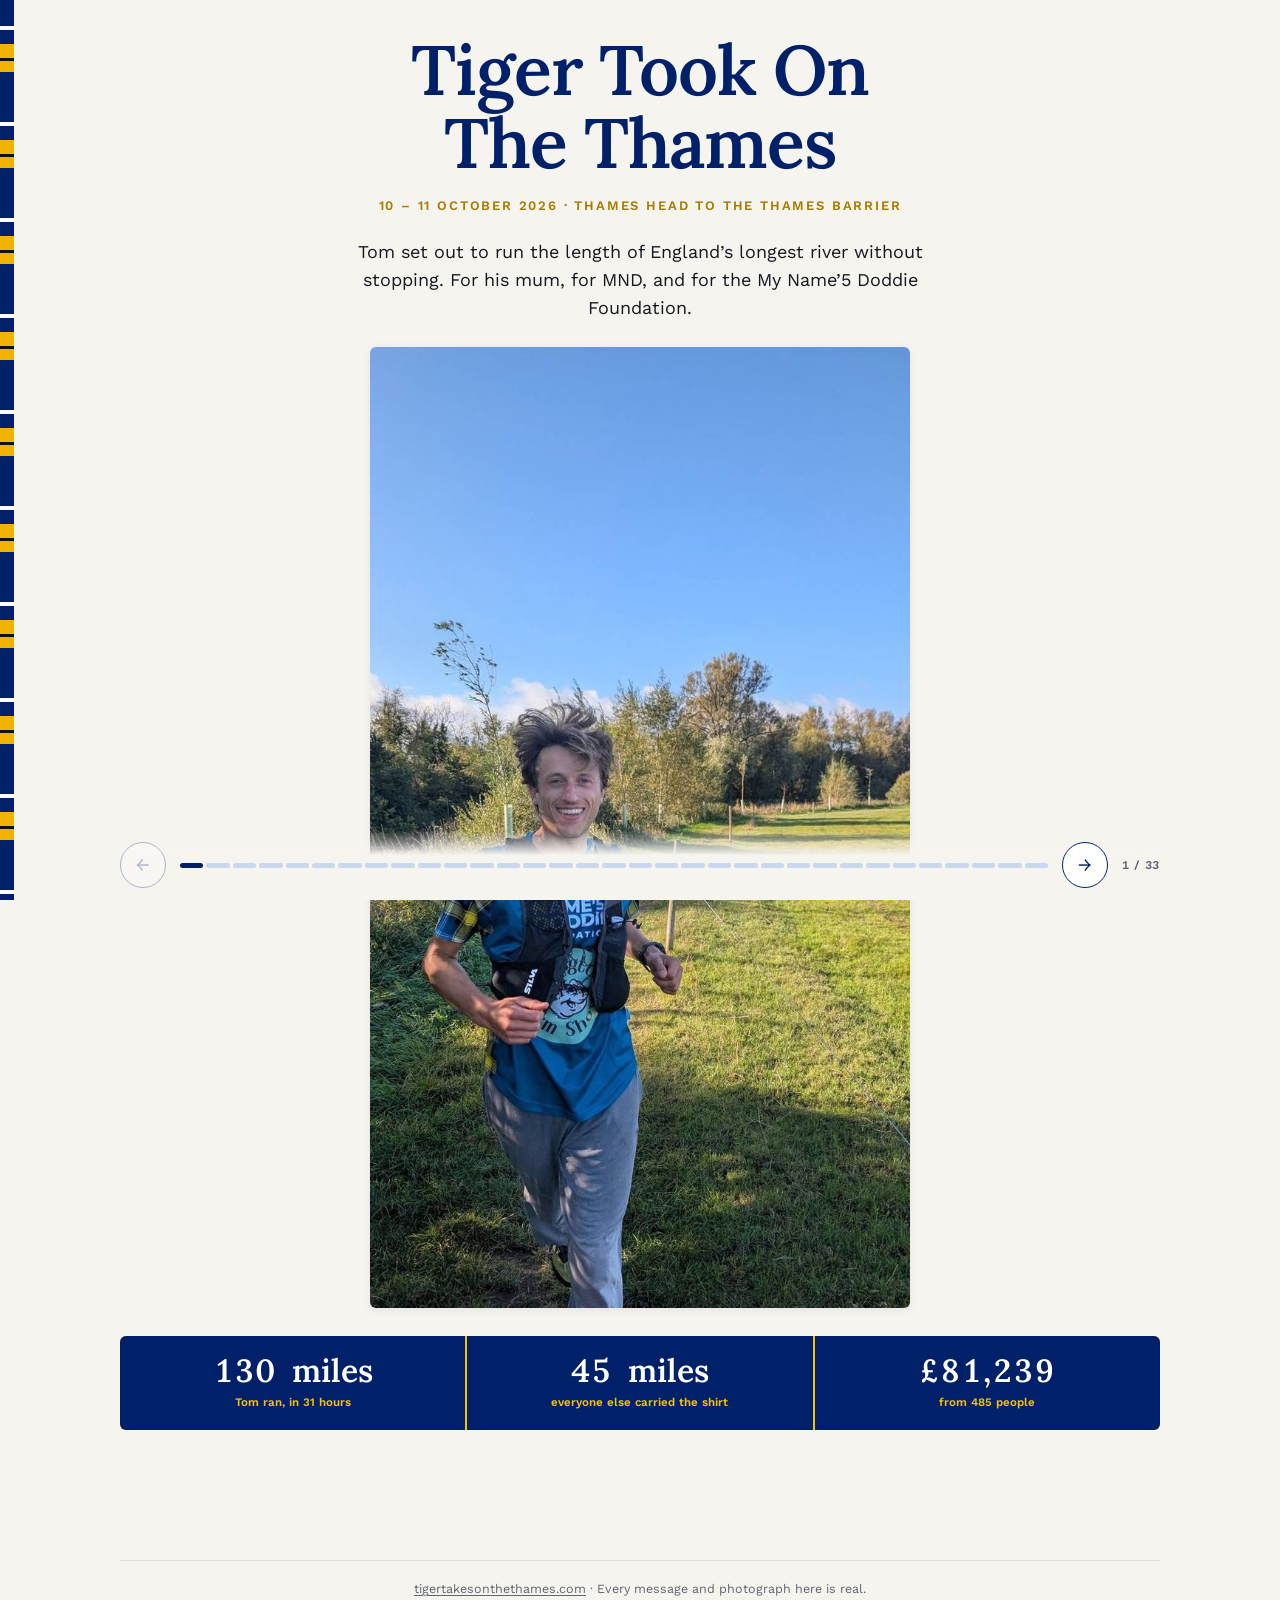
<file: book/index.html>
<!doctype html>
<html lang="en-GB">
<head>
<meta charset="utf-8">
<meta name="viewport" content="width=device-width, initial-scale=1, viewport-fit=cover">
<title>Tiger Took On The Thames</title>
<meta name="description" content="A picture book of the weekend of 10–11 October 2026: 130 miles, a knee, and the friends who carried the shirt the rest of the way.">
<!-- Still a surprise: keep out of search engines. Remove this line when the book goes public. -->
<meta name="robots" content="noindex, nofollow">
<meta name="theme-color" content="#f6f4ef">
<link rel="preconnect" href="https://fonts.googleapis.com">
<link rel="preconnect" href="https://fonts.gstatic.com" crossorigin>
<link rel="stylesheet" href="https://fonts.googleapis.com/css2?family=Lora:ital,wght@0,500;0,600;1,400;1,500&family=Work+Sans:wght@400;500;600;700&display=swap">
<style>
/* One spread at a time. A photograph holds the middle; the messages arrive
   around it from off the edges, so turning a page feels like being surrounded
   again. The book goes dark when the night does. */
:root {
  --paper: #f6f4ef; --card: #ffffff; --card-ink: #14181f; --card-muted: #5f6673;
  --ink: #14181f; --muted: #5f6673; --line: #e3ded4;
  --navy: #002169; --blue: #0055b8; --blue-soft: #c9d8ee; --blue-faint: #edf2f9;
  --yellow: #f5c400; --yellow-text: #a87c00; --late: #b3410f;
  --shadow: 0 2px 10px rgba(0, 33, 105, 0.08);
  --serif: 'Lora', Georgia, 'Times New Roman', serif;
  --sans: 'Work Sans', system-ui, -apple-system, 'Segoe UI', sans-serif;
  --radius: 6px;
  --tartan: repeating-linear-gradient(90deg,
    #002169 0 26px, #ffffff 26px 30px, #002169 30px 44px,
    #f0b400 44px 58px, #111 58px 61px, #f0b400 61px 72px, #002169 72px 96px);
  --tartan-v: repeating-linear-gradient(180deg,
    #002169 0 26px, #ffffff 26px 30px, #002169 30px 44px,
    #f0b400 44px 58px, #111 58px 61px, #f0b400 61px 72px, #002169 72px 96px);
}
/* Night: the three pages after dark. Paper cards on a navy page. */
html[data-mood="night"] {
  --paper: #0c1b3f; --ink: #f6f4ef; --muted: #b7c0d6; --line: #26365f;
  --navy: #ffffff; --blue-soft: #2d4275; --yellow-text: #f5c400; --late: #ffb37a;
  --shadow: 0 6px 22px rgba(0, 0, 0, 0.45);
}
html[data-mood="night"] .msg.tom { background: #e3e9f5; }

* { box-sizing: border-box; }
html, body { overflow-x: clip; }
body {
  margin: 0; background: var(--paper); color: var(--ink);
  font-family: var(--sans); font-size: 16px; line-height: 1.55;
  -webkit-font-smoothing: antialiased;
  transition: background-color 700ms ease, color 700ms ease;
}
h1, h2 {
  font-family: var(--serif); font-weight: 600; color: var(--navy);
  line-height: 1.1; letter-spacing: -0.012em; text-wrap: balance; margin: 0;
}
p { margin: 0; }
a { color: var(--blue); }

/* The tartan: a spine down the left on wide screens, a band across the top on phones. */
.tartan { height: 6px; background: var(--tartan); }
@media (min-width: 900px) {
  .tartan { position: fixed; left: 0; top: 0; bottom: 0; width: 14px; height: auto; background: var(--tartan-v); z-index: 6; }
  .book { padding-left: 38px; }
}

.book { max-width: 1080px; margin: 0 auto; padding-inline: 20px; padding-block: 0 20px; }
@media (max-width: 600px) { .book { padding-inline: 16px; } }

/* ── The river: where we are on the 184 miles ─────────────────────── */
.river { position: relative; height: 48px; margin-top: 22px; }
.river .track { position: absolute; left: 0; right: 0; top: 14px; height: 2px; background: var(--line); }
.river .tick { position: absolute; top: 11px; width: 1px; height: 8px; background: var(--line); }
.river .dot {
  position: absolute; top: 9px; width: 12px; height: 12px; margin-left: -6px; border-radius: 50%;
  background: var(--navy); border: 2px solid var(--paper); box-shadow: 0 0 0 1.5px var(--navy);
}
.river .dot.shirt { background: var(--yellow); box-shadow: 0 0 0 1.5px var(--yellow-text); }
.river .stopped { position: absolute; top: 9px; width: 12px; height: 12px; margin-left: -6px; border-radius: 50%; border: 1.5px solid var(--late); }
.river .lbl {
  position: absolute; top: 24px; transform: translateX(-50%); white-space: nowrap;
  font-size: 10.5px; font-weight: 700; letter-spacing: 0.1em; text-transform: uppercase; color: var(--muted);
  font-variant-numeric: tabular-nums;
}
.river .lbl.l { transform: none; } .river .lbl.r { transform: translateX(-100%); }
.river .end { position: absolute; top: 24px; font-size: 10px; letter-spacing: 0.1em; text-transform: uppercase; color: var(--muted); opacity: .7; }

/* ── One spread ─────────────────────────────────────────────────── */
.spread { padding-block: 10px 10px; }
.chapter {
  font-size: 11px; font-weight: 700; letter-spacing: 0.16em;
  text-transform: uppercase; color: var(--yellow-text);
}
.spread h2 { margin-top: 8px; font-size: clamp(27px, 5.2vw, 46px); }
.meta {
  margin-top: 10px; display: flex; flex-wrap: wrap; gap: 4px 16px;
  font-size: 13px; font-weight: 600; letter-spacing: 0.05em;
  text-transform: uppercase; color: var(--muted); font-variant-numeric: tabular-nums;
}
.meta .behind { color: var(--late); }
.spread .blurb { margin-top: 14px; max-width: 62ch; color: var(--muted); font-size: 16.5px; }

.stage {
  display: grid; grid-template-columns: 1fr minmax(0, 1.2fr) 1fr;
  align-items: center; gap: 18px; margin-top: 24px;
}
.stage.nopic { grid-template-columns: 1fr 1fr; }
figure.plate { margin: 0; }
.plate img {
  display: block; width: 100%; height: auto; max-width: 100%;
  border-radius: var(--radius); box-shadow: var(--shadow); background: var(--blue-soft);
}
.plate figcaption { margin-top: 8px; font-size: 12px; color: var(--muted); text-align: center; }
.side { display: flex; flex-direction: column; gap: 14px; min-width: 0; }

/* ── A message ──────────────────────────────────────────────────── */
.msg {
  position: relative; background: var(--card); color: var(--card-ink);
  border: 1px solid var(--line); border-left: 3px solid var(--yellow);
  border-radius: var(--radius); padding: 14px 16px; box-shadow: var(--shadow); min-width: 0;
  transform: rotate(var(--r, 0deg));
  animation: rush 640ms cubic-bezier(.17,.84,.34,1) both; animation-delay: var(--d, 0ms);
}
@keyframes rush {
  from { opacity: 0; transform: translate(var(--dx,0px), var(--dy,14px)) rotate(calc(var(--r,0deg) * 2.4)) scale(.94); }
  to   { opacity: 1; transform: translate(0,0) rotate(var(--r,0deg)) scale(1); }
}
.msg q { display: block; font-family: var(--serif); font-size: 16px; line-height: 1.45; quotes: "\201C" "\201D"; }
.msg.short q { font-size: 19px; }
.msg .by { display: flex; flex-wrap: wrap; align-items: baseline; gap: 3px 9px; margin-top: 9px; font-size: 12px; color: var(--card-muted); }
.msg .by b { color: var(--card-ink); font-weight: 600; }
.msg .by .t {
  font-variant-numeric: tabular-nums; font-weight: 600; letter-spacing: 0.04em;
  padding: 1px 6px; border-radius: 3px; background: var(--paper); color: var(--card-muted); font-size: 11px;
}
html[data-mood="night"] .msg .by .t { background: #e8e5dd; }
.msg.tom { border-left-color: var(--navy); background: var(--blue-faint); }
html[data-mood="night"] .msg.tom { border-left-color: #002169; }
.msg.tom q { font-size: 18px; }
.msg.crew { border-left-color: var(--blue); }
.msg.lead { max-width: 62ch; margin-top: 18px; }

/* A reply sits tucked under the card it answers, joined by a short line. */
.thread { display: flex; flex-direction: column; gap: 0; min-width: 0; }
.thread .msg + .msg { margin-left: 22px; margin-top: -4px; }
.thread .msg + .msg::before {
  content: ""; position: absolute; left: -17px; top: -14px; width: 13px; height: 30px;
  border-left: 2px solid var(--yellow-text); border-bottom: 2px solid var(--yellow-text);
  border-bottom-left-radius: 8px;
}
.thread .msg + .msg.crew::before, .thread .msg + .msg.tom::before { border-color: var(--blue); }

/* ── Cover ──────────────────────────────────────────────────────── */
.cover { text-align: center; padding-block: 34px 16px; }
.cover h1 { font-size: clamp(36px, 7.6vw, 70px); line-height: 1.04; letter-spacing: -0.015em; }
.cover .dates { margin-top: 16px; font-size: 13px; font-weight: 600; letter-spacing: 0.14em; text-transform: uppercase; color: var(--yellow-text); }
.cover .lede { margin-top: 22px; margin-inline: auto; max-width: 56ch; font-size: 18px; }
.cover .plate { margin-top: 26px; max-width: 540px; margin-inline: auto; }
.numbers { display: grid; grid-template-columns: repeat(3, 1fr); gap: 2px; margin-top: 28px; background: var(--yellow); border-radius: var(--radius); overflow: hidden; }
.numbers div { background: #002169; padding: 18px 12px; }
.numbers b { display: block; font-family: var(--serif); font-size: clamp(21px, 4vw, 32px); font-weight: 600; color: #fff; line-height: 1.05; font-variant-numeric: tabular-nums; }
.numbers span { display: block; margin-top: 7px; font-size: 11.5px; font-weight: 600; color: var(--yellow); }
@media (max-width: 460px) { .numbers { grid-template-columns: 1fr; } }

/* ── Lists: the crew chain, the relay, who ran each stretch ─────── */
.relay { margin-top: 22px; border-top: 1px solid var(--line); }
.leg { display: flex; align-items: baseline; justify-content: space-between; gap: 14px; padding: 10px 0; border-bottom: 1px solid var(--line); font-size: 15px; }
.leg .where { font-family: var(--serif); font-weight: 600; color: var(--navy); }
.leg .who { color: var(--ink); text-align: right; }
.legs { margin-top: 22px; border-top: 1px solid var(--line); }
.legs .leg { display: grid; grid-template-columns: minmax(0, 1.1fr) auto minmax(0, 1.6fr); gap: 6px 16px; align-items: baseline; }
.legs .mi { font-size: 12px; font-weight: 600; letter-spacing: 0.06em; color: var(--muted); font-variant-numeric: tabular-nums; white-space: nowrap; }
.legs .who { text-align: left; }
.legs .who i { font-style: normal; color: var(--muted); }
.legs .leg.relay-leg .where { color: var(--yellow-text); }
.legs .tbc { font-size: 10px; font-weight: 700; letter-spacing: .1em; color: var(--late); vertical-align: 2px; margin-left: 4px; }
@media (max-width: 600px) { .legs .leg { grid-template-columns: 1fr auto; } .legs .who { grid-column: 1 / -1; } }
.legnote { margin-top: 14px; font-size: 12.5px; color: var(--muted); max-width: 70ch; }

/* ── Gallery: the relay runners ──────────────────────────────── */
.tiles { display: grid; grid-template-columns: repeat(3, 1fr); gap: 14px; margin-top: 22px; }
.tile { margin: 0; background: var(--card); color: var(--card-ink); border: 1px solid var(--line); border-radius: var(--radius); overflow: hidden; box-shadow: var(--shadow);
  animation: rush 640ms cubic-bezier(.17,.84,.34,1) both; animation-delay: var(--d, 0ms); transform: rotate(var(--r, 0deg)); }
.tile img { display: block; width: 100%; height: auto; aspect-ratio: 4 / 5; object-fit: cover; background: var(--blue-soft); }
.tile figcaption { padding: 9px 11px 11px; font-size: 12px; line-height: 1.4; color: var(--card-muted); }
.tile figcaption q { display: block; font-family: var(--serif); font-size: 14.5px; color: var(--card-ink); margin-bottom: 4px; quotes: "\201C" "\201D"; }
.tile figcaption b { color: var(--card-ink); font-weight: 600; }
.tile figcaption .t { font-variant-numeric: tabular-nums; font-weight: 600; letter-spacing: .04em; padding: 1px 6px; border-radius: 3px; background: var(--paper); font-size: 11px; margin-left: 4px; }
html[data-mood="night"] .tile figcaption .t { background: #e8e5dd; }
.tile figcaption .n { display: block; margin-top: 3px; color: var(--yellow-text); font-weight: 600; font-size: 11px; letter-spacing: .04em; }
@media (max-width: 700px) { .tiles { grid-template-columns: repeat(2, 1fr); gap: 10px; } }

/* ── Closing ────────────────────────────────────────────────────── */
.finale { text-align: center; padding-block: 24px 10px; }
.finale .total { font-family: var(--serif); font-size: clamp(44px, 10vw, 86px); font-weight: 600; color: var(--navy); line-height: 1; font-variant-numeric: tabular-nums; }
.finale .of { margin-top: 10px; font-size: 14px; color: var(--muted); }
.finale p.body { margin-top: 18px; margin-inline: auto; max-width: 52ch; }
.again { font: inherit; font-size: 14px; font-weight: 600; margin-top: 24px; padding: 13px 22px; min-height: 44px; border-radius: 40px; border: 1.5px solid var(--navy); background: transparent; color: var(--navy); cursor: pointer; }
.again:hover { background: var(--navy); color: var(--paper); }

/* ── Guest book ─────────────────────────────────────────────────── */
.guests { columns: 2; column-gap: 16px; margin-top: 22px; }
.guests .msg { break-inside: avoid; margin-bottom: 16px; display: inline-block; width: 100%; }
.msg.guest q { white-space: pre-line; font-size: 16.5px; }
.msg.guest .by { margin-top: 10px; font-size: 13px; }
.msg.guest .did { margin-top: 6px; font-size: 12.5px; line-height: 1.45; color: var(--card-muted); }
.msg.guest .did .k { display: inline-block; min-width: 46px; font-size: 10px; font-weight: 700; letter-spacing: 0.12em; text-transform: uppercase; color: var(--yellow-text); }
h2.quiet { font-size: clamp(22px, 4vw, 32px); color: var(--muted); font-weight: 500; }
@media (max-width: 700px) { .guests { columns: 1; } }

/* ── Index ──────────────────────────────────────────────────────── */
.index-grid { columns: 2; column-gap: 14px; margin-top: 20px; }
.index-grid .msg { break-inside: avoid; margin-bottom: 14px; animation-delay: 0ms; }
@media (max-width: 620px) { .index-grid { columns: 1; } }

/* ── Turning the page ───────────────────────────────────────────────
   The leaving page is a sheet with two faces: the front is the page you were
   reading, the back is blank paper. It lifts at its right edge, turns over
   the spine, and the page beneath takes a sweep of shadow as it goes. */
#stage { position: relative; perspective: 1900px; perspective-origin: 0% 38%; }
.leaf { background: var(--paper); transition: background-color 700ms ease; }
.leaf.flying {
  position: absolute; left: 0; top: 0; width: 100%; z-index: 3;
  transform-style: preserve-3d; will-change: transform, opacity; pointer-events: none;
  box-shadow: -8px 0 24px rgba(0,0,0,.18);
}
/* the back of the sheet */
.leaf.flying::before {
  content: ""; position: absolute; inset: 0; z-index: 4; border-radius: 4px;
  background: var(--paper);
  background-image: linear-gradient(90deg, rgba(0,0,0,.16), rgba(0,0,0,0) 22%), var(--tartan);
  background-size: 100% 100%, 100% 6px; background-repeat: no-repeat;
  transform: rotateY(180deg); backface-visibility: hidden; -webkit-backface-visibility: hidden;
}
/* the fold shadow that runs across the front as it lifts */
.leaf.flying::after {
  content: ""; position: absolute; inset: 0; z-index: 5; border-radius: 4px; pointer-events: none;
  background: linear-gradient(90deg, rgba(0,0,0,.34), rgba(0,0,0,.06) 35%, rgba(0,0,0,0) 60%);
  animation: shade var(--flip, 760ms) ease-in-out both; backface-visibility: hidden; -webkit-backface-visibility: hidden;
}
.leaf.out { transform-origin: left center; animation: turnout var(--flip, 760ms) cubic-bezier(.42,.0,.3,1) both; }
.leaf.in  { transform-origin: left center; animation: turnin  var(--flip, 760ms) cubic-bezier(.42,.0,.3,1) both; }
@keyframes turnout {
  0%   { transform: rotateY(0deg); opacity: 1; }
  45%  { transform: rotateY(-88deg) translateZ(28px); opacity: 1; }
  80%  { opacity: 1; }
  100% { transform: rotateY(-178deg); opacity: 0; }
}
@keyframes turnin {
  0%   { transform: rotateY(-178deg); opacity: 0; }
  20%  { opacity: 1; }
  55%  { transform: rotateY(-88deg) translateZ(28px); opacity: 1; }
  100% { transform: rotateY(0deg); opacity: 1; }
}
@keyframes shade { from { opacity: 0; } 45% { opacity: 1; } to { opacity: 0; } }
/* the page beneath: a shadow sweeps off it as the sheet clears */
.leaf.under { position: relative; }
.leaf.under::after {
  content: ""; position: absolute; inset: -4px 0; z-index: 2; pointer-events: none;
  background: linear-gradient(90deg, rgba(0,0,0,.30), rgba(0,0,0,.12) 45%, rgba(0,0,0,0) 100%);
  transform-origin: left center; animation: sweep var(--flip, 760ms) cubic-bezier(.42,.0,.3,1) both;
}
@keyframes sweep { from { transform: scaleX(1); opacity: 1; } 60% { opacity: .7; } to { transform: scaleX(0); opacity: 0; } }
.leaf.under .msg { animation-delay: calc(var(--d, 0ms) + 380ms); }

/* ── Navigation ─────────────────────────────────────────────────── */
.nav {
  position: sticky; bottom: 0; z-index: 5; margin-top: 18px;
  padding-top: 12px; padding-bottom: calc(12px + env(safe-area-inset-bottom, 0px));
  background: linear-gradient(to bottom, transparent, var(--paper) 36%);
  display: flex; align-items: center; gap: 14px;
}
.turn { font: inherit; flex: none; width: 46px; height: 46px; border-radius: 50%; border: 1.5px solid var(--navy); background: var(--card); color: var(--navy); font-size: 18px; cursor: pointer; display: flex; align-items: center; justify-content: center; }
html[data-mood="night"] .turn { color: #002169; }
.turn:hover:not(:disabled) { background: var(--navy); color: var(--paper); }
.turn:disabled { opacity: .3; cursor: default; }
.turn:focus-visible, .again:focus-visible, .rail button:focus-visible { outline: 3px solid var(--yellow); outline-offset: 2px; }
.rail { flex: 1; min-width: 0; display: flex; align-items: center; gap: 3px; }
.rail button { flex: 1; min-width: 0; height: 44px; padding: 0; border: 0; background: none; cursor: pointer; display: flex; align-items: center; }
.rail button::before { content: ""; display: block; width: 100%; height: 5px; border-radius: 3px; background: var(--blue-soft); }
.rail button[data-on="1"]::before { background: var(--navy); }
.pageno { flex: none; font-size: 12px; font-weight: 600; color: var(--muted); font-variant-numeric: tabular-nums; letter-spacing: 0.06em; }

@media (max-width: 860px) {
  .stage, .stage.nopic { grid-template-columns: 1fr; gap: 14px; }
  .side { gap: 12px; }
  .plate { order: -1; }
}
@media (prefers-reduced-motion: reduce) {
  .msg { animation: none; transform: rotate(var(--r, 0deg)); }
  .leaf.out, .leaf.in, .leaf.under::after, .leaf.flying::after { animation: none; }
}

/* Added for the live site: a quiet way back to tigertakesonthethames.com.
   Delete this block and the <p class="colophon"> below to remove it. */
.colophon {
  margin-top: 26px; padding-top: 18px; border-top: 1px solid var(--line);
  font-size: 12.5px; color: var(--muted); text-align: center;
}
.colophon a { color: var(--muted); text-decoration: underline; text-underline-offset: 2px; }
.colophon a:hover { color: var(--blue); }
</style>
</head>
<body>

<div class="tartan" aria-hidden="true"></div>

<div class="book">
  <main id="stage" aria-live="polite"></main>
  <nav class="nav" aria-label="Pages">
    <button class="turn" id="prev" type="button" aria-label="Previous page">←</button>
    <div class="rail" id="rail"></div>
    <button class="turn" id="next" type="button" aria-label="Next page">→</button>
    <span class="pageno" id="pageno"></span>
  </nav>

  <p class="colophon"><a href="/">tigertakesonthethames.com</a><span aria-hidden="true"> · </span>Every message and photograph here is real.</p>
</div>

<script>
var PICS = {"asleep": {"src": "/asleep.jpg", "w": 1300, "h": 975}, "beacon22": {"src": "/beacon22.jpg", "w": 506, "h": 1100}, "bench": {"src": "/bench.jpg", "w": 619, "h": 1100}, "carried": {"src": "/carried.jpg", "w": 464, "h": 832}, "crew": {"src": "/crew.jpg", "w": 750, "h": 1000}, "cuttysark": {"src": "/cuttysark.jpg", "w": 975, "h": 1300}, "dawn": {"src": "/dawn.jpg", "w": 731, "h": 1300}, "dusk": {"src": "/dusk.jpg", "w": 732, "h": 1300}, "duvet": {"src": "/duvet.jpg", "w": 562, "h": 1000}, "field": {"src": "/field.jpg", "w": 731, "h": 1300}, "filming": {"src": "/filming.jpg", "w": 1200, "h": 900}, "flyer": {"src": "/flyer.jpg", "w": 731, "h": 1300}, "g_cyclists": {"src": "/g_cyclists.jpg", "w": 832, "h": 464}, "g_hugo": {"src": "/g_hugo.jpg", "w": 750, "h": 1000}, "g_lara": {"src": "/g_lara.jpg", "w": 576, "h": 1024}, "g_laralucy": {"src": "/g_laralucy.jpg", "w": 832, "h": 464}, "g_oliver": {"src": "/g_oliver.jpg", "w": 750, "h": 1000}, "g_strong": {"src": "/g_strong.jpg", "w": 576, "h": 1024}, "g_toby": {"src": "/g_toby.jpg", "w": 732, "h": 1300}, "g_toobs": {"src": "/g_toobs.jpg", "w": 576, "h": 1024}, "kit": {"src": "/kit.jpg", "w": 731, "h": 1300}, "lucky": {"src": "/lucky.jpg", "w": 732, "h": 1300}, "mum": {"src": "/mum.jpg", "w": 732, "h": 1300}, "phone": {"src": "/phone.jpg", "w": 675, "h": 900}, "poles": {"src": "/poles.jpg", "w": 1000, "h": 750}, "portmeadow": {"src": "/portmeadow.jpg", "w": 900, "h": 1200}, "sign": {"src": "/sign.jpg", "w": 825, "h": 1100}, "strava": {"src": "/strava.jpg", "w": 600, "h": 1300}, "stretch": {"src": "/stretch.jpg", "w": 975, "h": 1300}, "tomnight": {"src": "/tomnight.jpg", "w": 825, "h": 1100}, "torches": {"src": "/torches.jpg", "w": 731, "h": 1300}, "westminster": {"src": "/westminster.jpg", "w": 1300, "h": 975}, "windsor": {"src": "/windsor.jpg", "w": 1300, "h": 975}};
/* Every message is real. Two WhatsApp exports sit behind this book: the core
   support team (crew:true, blue edge) and everyone else (yellow edge). Tom's
   own words carry tom:true. `at` pins a message to a stretch of the story;
   `re` marks a reply, which travels with the card it answers. */
var MESSAGES = [{"t":"You have all given me some indication you are willing to run or help during the big run on 10th/11th October although you might not realise quite what you are in for.","who":"Tom Spearman","role":"","at":"plan","tom":true,"crew":true,"id":"m1","when":"15 September 01:03"},{"t":"Quick introductions. We have family — sister Molly, uncle Rupert, cousin Theo and cousin snr Mat. Rosie who is multi talented runner and experienced support crew. Oxford friends all reputable athletes Tommy, Matt and Tancred. Andy is a real runner who knows the Thames Path well. The OMM squad of Benj, Tom B and Toby. And Jamie who says he is my friend from PNG but really he is from Chalfont St Giles.","who":"Tom Spearman","role":"","at":"plan","tom":true,"crew":true,"id":"m2","when":"15 September 01:04"},{"t":"For me, I’ll drive to the start with Molly, keep running for the next day and a half, meet everyone seamlessly at the scheduled time and place, and hopefully jog into Woolwich before Sunday sunset.","who":"Tom Spearman","role":"","at":"plan","tom":true,"crew":true,"big":true,"id":"m3","when":"15 September 01:05"},{"t":"I should also say, things will probably follow closely to the plan until Reading. After then, there will be a lot more uncertainty.","who":"Tom Spearman","role":"","at":"plan","tom":true,"crew":true,"id":"m4","when":"15 September 01:12"},{"t":"Pace will be around 6:20min/km, walking for 2 minutes every 30. This will probably drop to around 7min/km by Reading, and slow down further in London. Aim not to stop, even at checkpoints. 80g of carbohydrate every hour, which equates to 1 big gel, 2 sandwich, and 2 rice ball between checkpoints. Rinse repeat continue.","who":"Tom Spearman","role":"","at":"plan","tom":true,"crew":true,"id":"m5","when":"2 October 15:29"},{"t":"Hell to the yeahhhhhhhhh","who":"Tommy Lees","role":"","at":"plan","crew":true,"id":"m6","when":"15 September"},{"t":"When does the HypeTok drop?","who":"Toby","role":"","at":"plan","crew":true,"id":"m7","when":"15 September"},{"t":"i cant pump out content everyday like you. its phenomenal","who":"Tom Spearman","role":"","at":"plan","tom":true,"crew":true,"id":"m8","when":"15 September 09:35","re":"m7"},{"t":"24/7 live stream?","who":"Matt C","role":"","at":"plan","crew":true,"id":"m9","when":"15 September"},{"t":"Just watch me running all the time? I could probably fix something :)","who":"Tom Spearman","role":"","at":"plan","tom":true,"crew":true,"id":"m10","when":"15 September 11:41","re":"m9"},{"t":"Looking forward to doing what I can.","who":"Mat Clarke","role":"Tom’s cousin","at":"plan","crew":true,"id":"m11","when":"15 September"},{"t":"I was going to comment saying Saturday, went back through everything to check I was right and hadn’t got something very wrong 😹🙏","who":"Rosie Lees","role":"","at":"plan","crew":true,"id":"m12","when":"2 October 16:48"},{"t":"I have charged the car.","who":"Mat Clarke","role":"","at":"eve","crew":true,"big":true,"id":"m13","when":"Fri 13:28"},{"t":"I’ve inflated the tyres. Looking for the bike lights just in case….","who":"Rupert King","role":"Tom’s uncle","at":"eve","crew":true,"id":"m14","when":"Fri 13:34"},{"t":"I’ve definitely got some butterflies in my stomach!","who":"Tom Spearman","role":"","at":"eve","tom":true,"crew":true,"big":true,"id":"m15","when":"Fri 13:28"},{"t":"We’ve also got a load of flyers. Hopefuly use them to subdue a few tourists in London. If anyone else looks curious feel free to give them one. Might get lucky!","who":"Tom Spearman","role":"","at":"eve","tom":true,"crew":true,"id":"m16","when":"Fri 13:42"},{"t":"And most importantly.. a very generous supporter has offered to match all donations made over the weekend (or until I finish..)! Need lots of hype to get a bit more money rolling in.","who":"Tom Spearman","role":"","at":"eve","tom":true,"crew":true,"id":"m17","when":"Fri 13:46"},{"t":"Going hard on the beers already","who":"Jamie Gordon","role":"— a Lucky Saint 0.5%","at":"eve","crew":true,"big":true,"id":"m18","when":"Fri 13:42"},{"t":"This is what I’m hoping to carry between checkpoints. Fist sized lump of rice, gel, sandwich, 1 water 1 electrolyte.","who":"Tom Spearman","role":"","at":"eve","tom":true,"crew":true,"id":"m19","when":"Fri 20:10"},{"t":"All stations go here. Last minute for prep all under Theo’s watchful eye","who":"Tom Spearman","role":"","at":"eve","tom":true,"crew":true,"id":"m20","when":"Fri 20:11"},{"t":"Thank you and sleep well this evening","who":"Mat Clarke","role":"","at":"eve","crew":true,"big":true,"id":"m21","when":"Fri 20:15"},{"t":"Hell yeah lfgooooo","who":"Tommy Lees","role":"","at":"eve","crew":true,"id":"m22","when":"Fri 21:25"},{"t":"Hi all, good morning! I’m Shiori and I’m supporting social media posting from Japan during the midnight time in the UK today. Lots of support and love from Japan 🇯🇵","who":"Shiori","role":"","at":"sat","crew":true,"id":"m23","when":"Sat 04:54"},{"t":"Beautiful morning! Hope it’s not too muddy.","who":"Mat Clarke","role":"","at":"sat","crew":true,"big":true,"id":"m24","when":"Sat 07:02"},{"t":"What a morning!!! Come on tomcat 🎉🎉","who":"Tommy Lees","role":"","at":"sat","crew":true,"id":"m25","when":"Sat 07:06"},{"t":"Are timings on the website accurate? I realise they fluctuate a bit with his pace. Hoping to intercept somewhere between Abingdon and Goring.","who":"Sam","role":"","at":"sat","id":"m26","when":"Sat 11:57"},{"t":"I think website is pretty accurate right now. He’s approaching Newbridge, hopefully around 12:30pm (maybe quicker!)","who":"Rosie Lees","role":"","at":"sat","id":"m27","when":"Sat 12:00","re":"m26"},{"t":"Just coming into Newbridge now 🙆‍♀️","who":"Rosie Lees","role":"","at":"sat","id":"m28","when":"Sat 12:24"},{"t":"Strava is definitely the most accurate!","who":"Tommy Lees","role":"","at":"sat","id":"m29","when":"Sat 12:51","re":"m27"},{"t":"Website seems to have stopped updating in Oxford but strava beacon is working. Still going strong beyond Abingdon.","who":"Sam Garforth","role":"","at":"night","id":"m30","when":"Sat 17:45"},{"t":"Can someone please call me? I’m stuck at the Riverside restaurant at the second checkpoint","who":"Theo Spearman","role":"Tom’s cousin","at":"cp","crew":true,"big":true,"id":"m31","when":"Sat 09:46"},{"t":"All is good with Theo. Go Tiger!","who":"Mat Clarke","role":"","at":"cp","crew":true,"big":true,"id":"m32","when":"Sat 09:54","re":"m31"},{"t":"We’re just parked in the Maytree pub car park preparing sandwiches 😋!","who":"Rosie Lees","role":"","at":"cp","crew":true,"id":"m33","when":"Sat 11:50"},{"t":"At the checkpoint the next runner needs the bag of items. 1. 2 filled water bottles with electrolytes in. 2. Rice ball. 3. 90g carb gel. 4. Anything else he asks for. Make sure you get the phone and battery pack!!!!","who":"Tommy Lees","role":"","at":"cp","crew":true,"id":"m34","when":"Sat 12:48"},{"t":"See you then Dom, we are in a bashed up Old Ford Puma. Suitably battleship gray","who":"Mat Clarke","role":"","at":"cp","crew":true,"id":"m35","when":"Sat 13:05"},{"t":"I’ll be wearing a children’s rucksack 😂","who":"Dom","role":"","at":"cp","crew":true,"big":true,"id":"m36","when":"Sat 13:04","re":"m35"},{"t":"Is it possible to cut up the oranges","who":"Hermione","role":"","at":"cp","crew":true,"big":true,"id":"m37","when":"Sat 14:54"},{"t":"Is tiger doing his intermittent walking? Ie run for 28 minutes walk for 2.","who":"Rupert King","role":"","at":"cp","crew":true,"id":"m38","when":"Sat 16:11"},{"t":"He was!! Not sure currently","who":"Tommy Lees","role":"","at":"cp","crew":true,"big":true,"id":"m39","when":"Sat 16:14","re":"m38"},{"t":"£50,000 hit if you include the gift aid. Will someone tell Tiger. And money is coming in steadily.","who":"Rupert King","role":"","at":"cp","crew":true,"big":true,"id":"m40","when":"Sat 16:30"},{"t":"Mum has helpfully pointed out that the bridge between Hurley and Temple is closed. Wanted to flag it so that it wasn’t a new decision to be making at 2am.","who":"Tom B","role":"","at":"cp","crew":true,"id":"m41","when":"Sat 14:50"},{"t":"Thanks Tom, and yes sadly there’s two lovely bridges closed long term on my stretch. I know the diversions well.","who":"Andrew Sinclair","role":"","at":"cp","crew":true,"id":"m42","when":"Sat 14:54","re":"m41"},{"t":"Wallingford requests. Change shoes and socks (blue finger socks). Blister plasters — check the one we applied. Water or Coke. Beetroot juice. Pot noodle at Wallingford (not too hot!). Phone will need charging. Head torch ready for Tom. Maybe windbreaker.","who":"Tom B","role":"","at":"cp","crew":true,"id":"m43","when":"Sat 19:11"},{"t":"Supreme effort by Tiger, so impressive","who":"Mat Clarke","role":"","at":"cp","crew":true,"big":true,"id":"m44","when":"Sat 21:10"},{"t":"Only one head torch between us so tricky at the moment! Will have some from the next stop","who":"Tom B","role":"","at":"night","crew":true,"id":"m45","when":"Sat 19:42"},{"t":"I have arrived at goring. That will be because he’s running with me next. Wants to drown out my chat for the next two hours","who":"Jamie Gordon","role":"","at":"night","crew":true,"id":"m46","when":"Sat 20:03"},{"t":"There’s a lot of trepidation as he’s about to start running with me","who":"Jamie Gordon","role":"","at":"night","crew":true,"big":true,"id":"m47","when":"Sat 21:38"},{"t":"Good luck through the night gang 😘 keep going Tom, we all think you are AMAZING!!","who":"Rosie Lees","role":"","at":"night","crew":true,"id":"m48","when":"Sat 21:25"},{"t":"Good luck all going into the night.","who":"Mat Clarke","role":"","at":"night","crew":true,"big":true,"id":"m49","when":"Sat 21:09"},{"t":"He is the man! What an effort!","who":"Mat Clarke","role":"","at":"night","crew":true,"big":true,"id":"m50","when":"Sat 21:46"},{"t":"Andy, your phone is in the car. I’ll give it to you at the checkpoint","who":"Molly Spearman","role":"Tom’s sister","at":"dark","crew":true,"id":"m51","when":"Sun 01:35"},{"t":"What do you need at Reading?","who":"Andrew Sinclair","role":"","at":"dark","crew":true,"big":true,"id":"m52","when":"Sun 00:33"},{"t":"We left 1.06","who":"Andrew Sinclair","role":"Reading","at":"dark","crew":true,"big":true,"id":"m53","when":"Sun 02:13","re":"m55"},{"t":"2.14 left Shiplake — unofficial checkpoint","who":"Molly Spearman","role":"","at":"dark","crew":true,"big":true,"id":"m54","when":"Sun 02:14"},{"t":"It’s not really moving on the tracker, how’s he doing in Reading?","who":"Shiori","role":"from Japan","at":"dark","crew":true,"id":"m55","when":"Sun 02:13"},{"t":"What time was Henley so I can enter it on the sheets? Great effort everyone!!! Heroes the lot of you.","who":"Rupert King","role":"","at":"dark","crew":true,"id":"m56","when":"Sun 06:16"},{"t":"03.20","who":"Molly Spearman","role":"","at":"dark","crew":true,"big":true,"id":"m57","when":"Sun 06:18","re":"m56"},{"t":"Amazing! Unreal! Well done the night team, incredible!","who":"Mat Clarke","role":"","at":"dark","crew":true,"id":"m58","when":"Sun 07:00"},{"t":"Yayyyy! Love this!! Well done night team!!","who":"Rosie Lees","role":"","at":"dark","crew":true,"id":"m59","when":"Sun 07:23"},{"t":"Incredible effort overnight team!!!","who":"Toby","role":"","at":"dark","crew":true,"big":true,"id":"m60","when":"Sun 07:41"},{"t":"Hahaha we were anticipating 10am when we went to bed at 3 so were almost caught asunder… But we’re flying at the moment","who":"Jamie Gordon","role":"","at":"dark","crew":true,"id":"m61","when":"Sun 09:48"},{"t":"He’s now moving well again after having a bit of a rough moment with an emergency stop","who":"Theo Spearman","role":"","at":"wall","crew":true,"id":"m62","when":"Sun 11:14"},{"t":"GO GO TOM!!","who":"Toby","role":"","at":"wall","crew":true,"id":"m63","when":"Sun 11:41"},{"t":"I’m with his mum. We are coming!! Go tiger!","who":"Rupert King","role":"","at":"wall","crew":true,"big":true,"id":"m64","when":"Sun 11:43"},{"t":"Genuinely in awe of your mental strength Tom!!!! You are over the toughest part in the night! The river is always with you 🙆‍♀️ You are doing it, this is it!!!!!","who":"Rosie Lees","role":"","at":"wall","crew":true,"id":"m65","when":"Sun 11:44"},{"t":"You’ve been inspiring so many people already, well done! Try to hug yourself with lots of love 🥰 His friends in Japan are also supporting you 🐯","who":"Shiori","role":"from Japan","at":"wall","crew":true,"id":"m66","when":"Sun 11:48"},{"t":"Smashing it Tiger! So inspirational! Love from all on Boars Hill","who":"Mat Clarke","role":"","at":"wall","crew":true,"id":"m67","when":"Sun 11:49"},{"t":"Benj is on his way by thumb to offer support!!!","who":"Toby","role":"","at":"wall","crew":true,"big":true,"id":"m68","when":"Sun 11:49"},{"t":"Keep it moving!!! Inspiring and incredible stuff!","who":"Lodewijk Vriens","role":"from Hong Kong","at":"wall","crew":true,"id":"m69","when":"Sun 11:51"},{"t":"Tell him Alice’s famous flapjacks are on their way. Maybe an hour.","who":"Rupert King","role":"","at":"wall","crew":true,"id":"m70","when":"Sun 11:55"},{"t":"God he’s a machine to still be going. Superhuman","who":"Mat Clarke","role":"","at":"wall","crew":true,"big":true,"id":"m71","when":"Sun 11:59"},{"t":"Go Tom!!! You’re doing so well","who":"Lucy Scruton","role":"","at":"wall","id":"m72","when":"Sun 11:42"},{"t":"Come on Tom!!!!!","who":"Kat","role":"","at":"wall","id":"m73","when":"Sun 11:42"},{"t":"Think of that sausage roll at Richmond…!!!","who":"Lucy Scruton","role":"","at":"wall","id":"m74","when":"Sun 11:42"},{"t":"Come on Tom!!!!!! Just keep moving, one foot at a time !!!","who":"Olivia Chesser","role":"","at":"wall","id":"m75","when":"Sun 11:43"},{"t":"Let’s go Tom! Inside the M25 and just keep going! 💪🏻","who":"Sam Garforth","role":"","at":"wall","id":"m76","when":"Sun 11:46"},{"t":"You got this","who":"Charlie Nye","role":"","at":"wall","id":"m77","when":"Sun 11:46"},{"t":"Don’t stop!","who":"Sam","role":"","at":"wall","id":"m78","when":"Sun 11:47"},{"t":"A mammoth effort! And gave me ZERO excuses in the Oxford half!","who":"Charlie Nye","role":"","at":"wall","id":"m79","when":"Sun 11:47"},{"t":"Come on Tom! You are amazing & have done so brilliantly. The MacInnes clan are behind you x","who":"Tassy Barham","role":"","at":"wall","id":"m80","when":"Sun 11:47"},{"t":"Go on Tom!!! We’re all behind you mate, you can do this! This is going to be such an exceptional achievement but to get there you’re going to have to go through exceptional pain first. One step at a time and you’ll get there.","who":"Hugo Fleming","role":"","at":"wall","id":"m81","when":"Sun 11:48"},{"t":"Go Tiger!!! Such an incredible effort and not long to go now ⚡️⚡️⚡️ George and I coming to join you near Twickenham!","who":"Sophia","role":"","at":"wall","id":"m82","when":"Sun 11:48"},{"t":"So many people are following along and thinking of you, and are all so proud! Imagine each thought giving you a little push when it hits you!","who":"Lucy Scruton","role":"","at":"wall","id":"m83","when":"Sun 11:51"},{"t":"KEEP EATING","who":"Charlie Nye","role":"","at":"wall","id":"m84","when":"Sun 11:51"},{"t":"Can’t even express how much I admire you ❤️","who":"Sara","role":"","at":"wall","id":"m85","when":"Sun 12:01"},{"t":"Outstanding! Bring it home 🏃‍♂️","who":"Sam","role":"","at":"wall","id":"m86","when":"Sun 12:05"},{"t":"Keep going Tom. You are the only person I know who could do this!","who":"Sam Garforth","role":"","at":"wall","id":"m87","when":"Sun 12:14"},{"t":"Go on Tom you’ve got this 💪🏼","who":"Rufus","role":"","at":"wall","id":"m88","when":"Sun 12:15"},{"t":"You’ve got this Tom 💪💪💪","who":"Lara Crane","role":"","at":"wall","id":"m89","when":"Sun 12:17"},{"t":"It’s all over. As I understand it a knee has said No. Thank you all so much for your incredible efforts. We will organise a celebration of what has been a Herculean feat. If anyone is near Staines come along to cheer the hero up. My sister and I will be there in 15 mins.","who":"Rupert King","role":"","at":"stop","crew":true,"id":"m90","when":"Sun 12:34"},{"t":"Being out there overnight with him was so inspiring. He just kept going relentlessly. But pain and exhaustion are one thing, a knee injury is another. Glad he made the right choice. And wow, what a fund raiser.","who":"Andrew Sinclair","role":"","at":"stop","crew":true,"id":"m91","when":"Sun 14:01"},{"t":"It’s the most brilliant and wonderful mad caper I’ve seen for a very long time. Huge respect to him 💕","who":"Mat Clarke","role":"relaying the cousins","at":"stop","crew":true,"id":"m92","when":"Sun 13:05"},{"t":"He should be unbelievably proud of himself. 130 miles non stop is an insane achievement and it’s an incredible amount of money raised","who":"Mat Clarke","role":"","at":"stop","crew":true,"id":"m93","when":"Sun 13:05"},{"t":"The kids have been mesmerised by his progress","who":"Mat Clarke","role":"","at":"stop","crew":true,"big":true,"id":"m94","when":"Sun 13:05"},{"t":"Tom what an effort and such a good amount raised for such an amazing cause, you should be so proud you have done an amazing thing and it doesn’t go unnoticed.","who":"Rufus","role":"","at":"stop","id":"m95","when":"Sun 12:31"},{"t":"Tom, you are nothing short of incredible and this is the most AMAZING achievement. We’re all so proud of you. You can absolutely go home with your head held high, you truly gave it your all 👏","who":"Lara Crane","role":"","at":"stop","id":"m96","when":"Sun 12:34"},{"t":"You have done such an incredible thing and everyone is in awe!! What an achievement and to have raised so much for an amazing cause, how brilliant!!!","who":"Sophia","role":"","at":"stop","id":"m97","when":"Sun 12:34"},{"t":"Incredible achievement to have made it that far Tom, and to stay so chipper throughout. You’ve done brilliantly, now get some rest!","who":"Tancred Taylor","role":"","at":"stop","id":"m98","when":"Sun 12:44"},{"t":"Woooo Tom what an incredible feat!!!! Especially when on leg 2 you were saying to me you felt a 5/10!! 😹 Your mental resilience is just insane. When you’ve rested up we will all come and finish the final miles with you 🙆‍♀️😘🥰🫶","who":"Rosie Lees","role":"","at":"stop","id":"m99","when":"Sun 12:47"},{"t":"That is an incredible run and you have done so well both running and fundraising for an amazing cause!","who":"Kathryn","role":"","at":"stop","id":"m100","when":"Sun 12:55"},{"t":"What an incredible physical and mental achievement Tiger and you have raised awareness and a huge amount of money that will make a true difference to people who are suffering. Please look after yourself too. 🤗","who":"Sara","role":"","at":"stop","id":"m101","when":"Sun 13:13"},{"t":"Tancred and I are chatting… slightly mad thought but how about between the rest of us we finish for Tom?","who":"Lara Crane","role":"","at":"idea","big":true,"id":"m102","when":"Sun 13:04"},{"t":"We can take his shirt to the finish line","who":"Tancred Taylor","role":"","at":"idea","big":true,"id":"m103","when":"Sun 13:08","re":"m102"},{"t":"I’m with him currently","who":"Hugo Fleming","role":"Staines","at":"idea","id":"m104","when":"Sun 13:12"},{"t":"Tom is keen!","who":"Hugo Fleming","role":"","at":"idea","big":true,"id":"m105","when":"Sun 13:23","re":"m103"},{"t":"I’m near Westminster and could do a stint","who":"Rob","role":"","at":"idea","id":"m106","when":"Sun 13:22"},{"t":"Benj can defo do a stint — he’s in Staines now","who":"Toby","role":"","at":"idea","id":"m107","when":"Sun 13:23"},{"t":"Calum can do a stretch. What’s missing?","who":"Tassy Barham","role":"","at":"idea","id":"m108","when":"Sun 13:32"},{"t":"Let’s double up — if you’re able to do a stint, join in with whoever is running","who":"Jamie Gordon","role":"","at":"idea","id":"m109","when":"Sun 13:43"},{"t":"We’re on.","who":"Hugo Fleming","role":"","at":"idea","big":true,"id":"m110","when":"Sun 13:27","re":"m105"},{"t":"Join where you like!! The more the merrier.","who":"Rupert King","role":"","at":"relay","id":"m111","when":"Sun 16:18"},{"t":"Shirt still going strong !","who":"Benj Chesser","role":"","at":"relay","id":"m112","when":"Sun 14:22"},{"t":"New runner carrying the shirt!!","who":"Benj Chesser","role":"","at":"relay","id":"m113","when":"Sun 14:46"},{"t":"Fine afternoon for it","who":"Toby","role":"","at":"relay","id":"m114","when":"Sun 13:57"},{"t":"This is so fun! Well done team","who":"Tommy Lees","role":"","at":"relay","id":"m115","when":"Sun 14:00"},{"t":"What a shift from Tancred!","who":"Matt C","role":"","at":"relay","id":"m116","when":"Sun 14:13"},{"t":"I might regret having my Sunday roast","who":"Lara Crane","role":"","at":"relay","id":"m117","when":"Sun 14:38"},{"t":"Well done everyone, great team effort!","who":"Charlie Nye","role":"","at":"relay","id":"m118","when":"Sun 16:03"},{"t":"Tom, you are amazing! So much distance covered, so much money raised and smiling all the way! We loved doing a few steps with you last night, love Mike & Marlene","who":"Mike Sharrock","role":"","at":"relay","id":"m119","when":"Sun 13:57"},{"t":"What an incredible achievement Tom you are amazing!! 🌟 So happy that others are continuing on for you, sad I can’t be there to help but cheering you all on from afar 🫶","who":"Steph Gover","role":"","at":"relay","id":"m120","when":"Sun 15:00"},{"t":"Can’t help here in Oxford but it’s been amazing seeing this all get organised. Go team!","who":"Sam Garforth","role":"","at":"relay","id":"m121","when":"Sun 19:16"},{"t":"Guys the way we’re all coming together is so cool","who":"Jamie Gordon","role":"","at":"relay","id":"m122","when":"Sun 19:02"},{"t":"GO GO TIGER TEAM","who":"Tommy Lees","role":"","at":"relay","id":"m123","when":"Sun 19:12"},{"t":"You’re running too fast!!","who":"Benj Chesser","role":"","at":"relay","id":"m124","when":"Sun 19:29"},{"t":"Well done runners. ! Keep going!!","who":"Tom Spearman","role":"","at":"end","tom":true,"id":"m125","when":"Sun 20:20"},{"t":"Go go go!","who":"Dom","role":"","at":"end","id":"m126","when":"Sun 20:06"},{"t":"Amazing guys — so close now!","who":"Hugo Fleming","role":"","at":"end","id":"m127","when":"Sun 20:07"},{"t":"You’ve got this team 👏👏👏","who":"Lara Crane","role":"","at":"end","id":"m128","when":"Sun 22:06"},{"t":"Home stretch!!!!!","who":"Lara Crane","role":"","at":"end","id":"m129","when":"Sun 22:09"},{"t":"Dot watching","who":"Tommy Lees","role":"","at":"end","id":"m130","when":"Sun 22:21"},{"t":"Sprint finish!","who":"Hugo Fleming","role":"","at":"end","id":"m131","when":"Sun 22:22"},{"t":"Me too 🤣 why is every road closed !!!","who":"Lara Crane","role":"","at":"end","id":"m132","when":"Sun 22:30"},{"t":"He’s done it!!","who":"Tassy Barham","role":"","at":"done","big":true,"id":"m133","when":"Sun 22:42"},{"t":"Waheeeey well done!!!!!! Unreaaaal 👏","who":"Lara Crane","role":"","at":"done","id":"m134","when":"Sun 22:43","re":"m133"},{"t":"Incredible scenes!","who":"Hugo Fleming","role":"","at":"done","id":"m135","when":"Sun 22:44","re":"m134"},{"t":"Wellll in 👏👏","who":"Rufus","role":"","at":"done","id":"m136","when":"Sun 22:44"},{"t":"That’s such a cheery and positive w3w!!!","who":"Dom","role":"on the finish point","at":"done","id":"m137","when":"22:04"},{"t":"Just incredible!","who":"Theo Spearman","role":"","at":"after","id":"m138","when":"Mon 09:11"},{"t":"Well done everyone, amazing efforts all round! What an amazing weekend with such an inspirational team. Thank you","who":"Molly Spearman","role":"","at":"after","id":"m139","when":"Mon 09:16"},{"t":"I want it for the documentary I’m making about Tiger’s epic run","who":"Theo Spearman","role":"","at":"after","id":"m140","when":"Sun 21:41","re":"m141"},{"t":"Shall we share all photos here for the whole weekend so 1) they’re in one place 2) they remain hires 3) Tiger and Theo can pick and choose the best photos to document the weekend","who":"Tommy Lees","role":"","at":"after","crew":true,"id":"m141","when":"Sun 16:26"},{"t":"“Morning Run”","who":"Jamie Gordon","role":"on what Strava called it","at":"after","crew":true,"big":true,"id":"m142","when":"Sun 16:27"},{"t":"Precisely!!!","who":"Mat Clarke","role":"","at":"after","crew":true,"big":true,"id":"m143","when":"Sun 16:51","re":"m142"},{"t":"Tiger, I am still trying to process how far you ran, what an incredible achievement it was. And I feel so lucky to have joined you for so much of it.","who":"Theo Spearman","role":"in the guest book","when":"","at":"after","guest":true,"id":"g143"},{"t":"Fantastic achievement, marvellous amount raised","who":"Paul and Daphne Taylor","role":"in the guest book","when":"","at":"after","guest":true,"id":"g144"},{"t":"What a lovely crazy idea. You created some special moments for a lot of people and made them very proud of you. AMAZING.","who":"Rupert King","role":"in the guest book","when":"","at":"after","guest":true,"id":"g145"},{"t":"Team leader Tiger..what organisation, what stamina, we are very proud grandparents","who":"Tom and Jane King","role":"in the guest book","when":"","at":"after","guest":true,"id":"g146"},{"t":"Well done Tiger!! What an incredible achievement.","who":"Adam","role":"in the guest book","when":"","at":"after","guest":true,"id":"g147"},{"t":"So proud to be part of your day mate. You're a monster. You're a tiger","who":"Tommy","role":"in the guest book","when":"","at":"after","guest":true,"id":"g148"},{"t":"We are very proud of you. It was a hugely courageous endeavour and you have raised a substantial sum of money. Very well done.","who":"Belinda and Emile Bekheit","role":"in the guest book","when":"","at":"after","guest":true,"id":"g149"},{"t":"Ridiculous work on the Thames run Tom. Well done to you and everyone who carried it over the line.","who":"Stef & Will","role":"in the guest book","when":"","at":"after","guest":true,"id":"g150"},{"t":"WELL DONE TIGER, what an amazing thing to achieve and special thing to do. Lots of love and reverence!","who":"Clara King","role":"in the guest book","when":"","at":"after","guest":true,"id":"g151"},{"t":"You’re a maverick, a maniac and a complete inspiration to us all Tom!","who":"Benj","role":"in the guest book","when":"","at":"after","guest":true,"id":"g152"},{"t":"Tom that was pretty good","who":"Jamie G","role":"in the guest book","when":"","at":"after","guest":true,"id":"g153"}];
var GUESTS = [{"name":"Theo Spearman","how":"I was with him at all the stations on the Saturday and cycled with him on Sunday, as well as making a documentary that I’m gonna bring out soon!","where":"I was with him from the start until Abingdon and then from Windsor until he finished and then till Richmond with the relay runners.","msg":"Tiger, I am still trying to process how far you ran, what an incredible achievement it was. And I feel so lucky to have joined you for so much of it."},{"name":"Rosie Lees","how":"Came from Tetbury - met in Cricklade.","where":"I ran the second leg from Cricklade to Lechlade, then crewed to Lechlade. Tommy (husband) and I then helped crew to Oxford. I did some social media posting for Tom along the way","msg":"Tom, absolutely in awe of you, what an incredible feat! We had the best time supporting you all weekend, and it was so lovely to meet your amazing family and friends along the way.\nRaising SO much for Doddie’s is just a huge achievement.. We know how close it is to your heart.. and what a fitting end, having your friends come through for you!"},{"name":"Oliver Bekheit","how":"Supported as a runner","where":"Windsor to Halfords","msg":"Huge congratulations, what you have done is beyond incredible. It is a privilege to be a part of your mission and I am truly inspired by your willpower, your courage to take on such an huge challenge and the cause behind it all."},{"name":"Toby Chesser","how":"Speculative support rider; Staines interviewer; shirt relay runner; social media strategy team","where":"Staines; shirt relay checkpoints","msg":"I've never seen a man push so hard. Huge respect for what you have done, both on the running and in how you created a huge platform for MND with no ego at all. It was amazingly impressive and inspiring."},{"name":"Mat Clarke","how":"I drove the support car from Newbridge to Wallingford","where":"From Newbridge, Eynsham, Oxford, Abingdon and Wallingford","msg":"You inspiration you! Best thing I’ve been involved in for years. What an incredible day, absolutely unforgettable. What friends you have, what spirit you have, determination and drive. Thank you!"},{"name":"Sophia Clarke","how":"Relay finish cycle supporter!","where":"Cycled from Tower Bridge to finish","msg":"In total awe that you managed 130 miles (!!), and even more so that you’ve raised so much for the most worthy cause. I feel very lucky to have played a small part in the relay finish and to have celebrated with you afterwards. A Sunday night beer at Woolwich Foot Tunnel was definitely a first (and probably last..)! You should be unbelievably proud of what you’ve achieved. Sheer physical and mental determination like no other!!"},{"name":"Paul and Daphne Taylor","how":"From from afar in Ireland","where":"Watched on the app","msg":"Fantastic achievement, marvellous amount raised"},{"name":"Rupert King","how":"Usual uncle stuff. Plus Emotional support in Staines. Part of the closing team","where":"Closing miles","msg":"What a lovely crazy idea. You created some special moments for a lot of people and made them very proud of you. AMAZING."},{"name":"Tom and Jane King","how":"Proud grandparents","where":"Cheered him on from spots before Oxford","msg":"Team leader Tiger..what organisation, what stamina, we are very proud grandparents"},{"name":"Adam","how":"","where":"","msg":"Well done Tiger!! What an incredible achievement."},{"name":"Mike & Marlene Sharrock","how":"From afar and near!","where":"We joined Tom, Tancred and Jamie in Pangbourne","msg":"What an awesome achievement, Tom! So much money raised and so many miles run - and so moving to see what you did for your mum and how your friends rallied around to get you (and your shirt) to the finish line! With love from Mike & Marlene"},{"name":"Elisa Spearman","how":"Both","where":"Lechlade, kelmcott, Runnymeade","msg":"A really happy exciting tumultuous weekend. Special friends being totally amazing willing you on and embracing it all a wonderful atmosphere, I am a proud mum such an emotional achievement"},{"name":"Olivia Chesser","how":"A quick FaceTime !","where":"Near the end of his running","msg":"Who knew it was possible to run that far! I could do about 10% of it. And you’ve raised such a meaningful amount for a brilliant cause, well done Tom!!!!"},{"name":"Toobs Graves","how":"Joined the relay team for section of the run in London.","where":"I ran the relay from Hampton Court Bridge to Hammersmith Bridge.","msg":"Tiger! Huge congratulations on your Herculean effort! Such an extraordinary achievement. Your mental toughness is incredible, and you raised so much money for such a great cause - you must be so proud!\nHonoured to join for a small part of it, thanks for having me. Rest up and I look forward to hearing what adventure’s next!\nMuch love, from Toobs"},{"name":"Lucy Scruton","how":"Part of the relay","where":"Hammersmith bridge-end","msg":"Well done Tom, what a fantastic achievement for such a worthy cause. If my foot hurts after my measly contribution, I can only imagine how you’re feeling!\nHopefully you venture east again soon for another beer, or no doubt I’ll be back west before long.\nLucy xxx"},{"name":"Alice King","how":"I made flapjacks and brought him by car and wheelchair to different stops along the way after he couldn’t run any more and his friends finished the run for him. The hardest part was waking him up after a bath and sleep to get him to the finish line","where":"Staines with his mum and then all afternoon and evening Walton Bridge, Hampton Court Bridge, Richmond, Surrey Quays, Greenwich, Woolwich Foot Tunnel","msg":"It was the most amazing day I loved spending time with you and seeing your brilliant organisation and dedication in action. It was a wonderful to see what a great bunch of friends you have, and to see you with Elisa on the Thames Path."},{"name":"Tommy","how":"Near","where":"CP1-5 Rosie Lees did leg 2 && then Henley to staines","msg":"So proud to be part of your day mate. You're a monster. You're a tiger"},{"name":"Molly Spearman","how":"Both","where":"Start, crew through CP7-12","msg":"Tiger takes on the Thames / 184 miles\nIrrational dream probably? But with\nGrit and sheer determination\nElations and deflations\nResults were commendable\n\nJust wow what a cool weekend to be part of. It was tough, ambitious and courageous. What a great team of people you had supporting you. An inspirational weekend. You achieved a lot.\n\nYou are superhuman.\n\nWell done :)"},{"name":"Belinda and Emile Bekheit","how":"From afar","where":"We tracked you all Saturday, drove our son Olly to join you from Windsor on Sunday morning and then track the progress of the relay team until it reached Battersea and then we went to the end of Albert Bridge and cheered Lucy on as she ran into Battersea Park.","msg":"We are very proud of you. It was a hugely courageous endeavour and you have raised a substantial sum of money. Very well done."},{"name":"Lara Crane","how":"When Tom couldn’t go on, Tancred and I suggested that his supporters finished the race for him. And team Tiger turned out in force! It was a complete honour to run from Richmond to Bermondsey, and wear his shirt from Richmond to Hammersmith","where":"Saw Tom in Richmond before I set off - then ran from there to Bermondsey","msg":"Thank you, Tom, for not only leading by example in this incredible challenge, but for inspiring a whole community of supporters to get running too. I am so bloody proud to be your friend and so honoured to have played a small part in carrying your shirt towards the finish line. You are AMAZING. Big love, Lara xxx"},{"name":"Stef & Will","how":"Singing your praises from Brazzaville and Manila.","where":"","msg":"Ridiculous work on the Thames run Tom. Well done to you and everyone who carried it over the line."},{"name":"Hermione","how":"Ran from Newbridge to Oxford","where":"Newbridge to Oxford","msg":"It’s so incredible what you’ve achieved and the money you’ve raised for such an important cause. It was a pleasure running with you. You’re such a glass-half-full person, and your positivity and resilience were truly inspiring. It was incredible to see everyone come together throughout and at the end."},{"name":"Caroline Leclerc","how":"From The Netherlands!","where":"","msg":"Very impressive run, well done Tom! It’s inspiring to see how you pushed yourself out of your comfort zone to contribute to fighting back against something so much bigger than us. We followed the whole 41.5 hours closely. Seeing how you brought people together, with the team taking over for the final stretch, was a beautiful moment of friendship and teamswork."},{"name":"Steph Gover","how":"Afar","where":"","msg":"Congratulations Tom on this amazing achievement!! I hope you are very proud of how far you ran (which is insanely far) and all the money you’ve raised, truly incredible work! Steph x"},{"name":"Tancred Taylor","how":"Ran with him!","where":"Ran from Goring to Reading; cycled Hammersmith to Westminster; ran Westminster to the finish line","msg":"Tom: an inspirational run. Not in the sense of inspiring anybody to want to do the same, because we couldn’t (and frankly, who’d want to?); but in the sense that it showed a selfless, determined, and entirely idiosyncratic character. And most of all, you did it with absolute good grace and cheer, in the good times and bad.\n\nYou did it for your mother and MND. It makes the run a horrible journey in many ways, but the support of so many friends and family, along the route and from afar, for you and your mother will leave a deep impression, and is a testament to the community you’ve built.\n\nLove and admiration to your mother and to you.\n\nTancred"},{"name":"Clara King","how":"Following along online from Edinburgh!","where":"","msg":"WELL DONE TIGER, what an amazing thing to achieve and special thing to do. Lots of love and reverence!"},{"name":"Tom Bellamy and Alfy Weston","how":"From very afar, would have loved to have been on the path with Tiger.","where":"","msg":"Before the Thames Path Tiger showed the promise of Lancelot Constant “Diplomat and linguist. In charge of the porters. Chosen especially for his social tact and good-fellowship. Was expected to go high. Just back from the Atlas Mountains”. (The Ascent of Rumdoodle, Chapter 1, The Team). He is now the equal of Tom Burley “Major in the RASC. In charge of the commissariat. Well-known for his prodigious feats of endurance on many mountains, and chosen as our strong man. Had been high”. Or perhaps even a Christopher Wish “had been higher than most”. Tiger has been higher and further than most, barely returned from the East. A remarkable achievement. Very well done."},{"name":"Benj","how":"Staines - Richmond!","where":"Arrived at Staines just after he’d called it a day. Joined the relay on foot to Richmond. Then Westminster -> Woolwich by bike for the grand finale!","msg":"You’re a maverick, a maniac and a complete inspiration to us all Tom!"},{"name":"Jamie G","how":"I did my best to break his morale but it seems to have had the opposite effect","where":"I saw him peeing on the side of a towpath and thought - this is a man who needs support","msg":"Tom that was pretty good"}];
var LEGS = [{"from":"Thames Head","to":"Cricklade","miles":"Sat 05:06 → 07:39","who":"Tommy","note":"Theo at the start, Tommy crewing Cricklade","tbc":true},{"from":"Cricklade","to":"Lechlade","miles":"07:39 → 09:35","who":"Rosie","note":"Rosie crewing Lechlade"},{"from":"Lechlade","to":"Newbridge","miles":"09:35 → 12:28","who":"Tommy","note":"Mat crewing from here to Wallingford","tbc":true},{"from":"Newbridge","to":"Oxford","miles":"12:28 → 15:03","who":"Hermione, with Al and Sam","note":"into Port Meadow"},{"from":"Oxford","to":"Abingdon","miles":"15:03 → 16:55","who":"Dom"},{"from":"Abingdon","to":"Wallingford","miles":"16:55 → 20:00","who":"Tom B","note":"Molly crewing from here through the night"},{"from":"Wallingford","to":"Goring","miles":"20:00 → 21:21","who":"Tom B","note":"one head torch between them"},{"from":"Goring","to":"Reading","miles":"21:21 → 01:06","who":"Jamie and Tancred","note":"Mike and Marlene joined at Pangbourne"},{"from":"Reading","to":"Henley","miles":"01:06 → 03:20","who":"Andy"},{"from":"Henley","to":"Marlow","miles":"03:20 → 05:49","who":"Andy"},{"from":"Marlow","to":"Windsor","miles":"05:49 → 08:57","who":"Tommy","note":"Ben crewing Windsor","tbc":true},{"from":"Windsor","to":"Staines","miles":"08:57 → 12:29","who":"Jamie and Oliver","note":"Theo and Toby on bicycles. Tom stopped at Staines, 12:29, mile 130"},{"from":"Staines","to":"Walton Bridge","miles":"the shirt, from 13:30","who":"Benj and Toby","relay":true},{"from":"Walton Bridge","to":"Hampton Court","miles":"the shirt","who":"Hugo","relay":true},{"from":"Hampton Court","to":"Richmond","miles":"the shirt","who":"Toobs","note":"Toby crewing Hampton Court","relay":true},{"from":"Richmond","to":"Hammersmith","miles":"the shirt","who":"Lara, with Toobs and Jack","note":"Rupert crewing from Richmond to Greenwich","relay":true},{"from":"Hammersmith","to":"Westminster","miles":"the shirt","who":"Tancred; Rob from Westminster","relay":true},{"from":"Westminster","to":"Greenwich","miles":"the shirt","who":"Tancred and Lucy","note":"Sophia and Benj cycling from Tower Bridge","relay":true},{"from":"Greenwich","to":"Thames Barrier","miles":"the shirt, 22:42","who":"Tancred, Lucy and Rupert","note":"Tom carried over the line by Tancred, Toby and Lucy","relay":true}];
var PAGES = [{"kind":"cover","pic":"field"},{"kind":"spread","at":"plan","chapter":"The reason","title":"Why","meta":["300km","non-stop","£50,000"],"blurb":"Tom’s mum was diagnosed with motor neurone disease last year. He decided to run the whole Thames Path, 184 miles, without stopping, and try to raise £50,000 for the My Name’5 Doddie Foundation.","pic":"flyer","cap":"The flyer","pin":["m1","m3"]},{"kind":"list","at":"plan","chapter":"Four weeks out","title":"The plan","blurb":"One in the morning, 15 September. Tom makes the crew group, introduces everyone, and sets out who hands over to whom. Family, Oxford friends, the OMM squad, and others.","rows":[["Grandmother → CP2","the food box and the equipment box"],["CP2 – CP3","Rosie"],["CP4 Newbridge – CP5","Mat"],["CP6 Wallingford","Molly takes over"],["CP7 – CP11, overnight","Molly — “a hero session”"],["CP12 Windsor","Toby, on a bicycle"],["CP13 – CP14 Richmond","Toby cycles the backpack on"],["CP15 and the finish","Rupert, on his bike"]],"pic":"kit","cap":"One leg’s worth of food","pin":["m2","m7","m9"]},{"kind":"spread","at":"eve","chapter":"Friday","title":"The night before","meta":["9 October"],"blurb":"Car charged. Tyres pumped. Rice balls made. Butterflies.","pic":"lucky","cap":"“Going hard on the beers already” — Jamie, Friday 13:42","pin":["m13","m15"]},{"kind":"spread","at":"sat","mile":0,"milelabel":"Mile 0 · Thames Head","chapter":"Saturday","title":"05:06, Thames Head","meta":["Mile 0","05:06","+6 min"],"blurb":"A field, a trickle of water, the early morning sun, and a start.","pic":"dawn","cap":"First light","pin":["m23","m24"]},{"kind":"spread","at":"sat","mile":39.5,"milelabel":"Mile 39.5 · Newbridge","chapter":"Saturday morning","title":"Newbridge, 40 miles","meta":["Mile 39","Newbridge","12:28","+19 min"],"blurb":"Everyone is watching the tracker. Tom is making steady progress.","pic":"sign","cap":"40 miles done, 153 to go","pin":["m26","m28"]},{"kind":"spread","at":"sat","mile":45,"chapter":"Saturday afternoon","title":"Oxford, 53 miles","meta":["Oxford","15:03","+22 min"],"blurb":"Ten hours in and feeling good. Al, Hermione and Sam alongside into Port Meadow.","pic":"portmeadow","cap":"Port Meadow"},{"kind":"spread","at":"cp","mile":53.5,"milelabel":"Mile 53.5 · Oxford","chapter":"Saturday","title":"The crew","meta":["Fifteen checkpoints","one grey Ford Puma"],"blurb":"Everyone looking on cheerfully as Tom fuels as hard as he can at each checkpoint.","pic":"crew","cap":"A checkpoint","pin":["m31","m35","m37"]},{"kind":"spread","at":"cp","mile":62.5,"milelabel":"Mile 62.5 · Abingdon","chapter":"Saturday","title":"Theo filmed everything","meta":["Abingdon","16:55","+23 min"],"blurb":"Theo followed along on foot, by bike and occasionally by car to capture every moment.","pic":"filming","cap":"Theo, Saturday","pin":["m38","m40"]},{"kind":"spread","at":"night","night":true,"mile":86,"milelabel":"Mile 86 · Goring","chapter":"Saturday night","title":"Goring, 83 miles","meta":["Mile 82.8","Goring","21:21","+57 min"],"blurb":"Dark by Wallingford, 51 minutes down. One head torch between them. Jamie and Tancred took him on from Goring.","pic":"dusk","cap":"Leaving the village at dusk","pin":["m45","m46","m41"]},{"kind":"spread","at":"dark","night":true,"wave":true,"mile":94,"milelabel":"Mile 94 · Reading","chapter":"Through the night","title":"Reading, 01:06","meta":["Mile 94.9","01:06","+2h 22m"],"blurb":"Molly crewed every checkpoint from Wallingford to Marlow. Andy ran Reading to Marlow. Shiori posted from Japan. Tancred stretched him out when needed.","pic":"stretch","cap":"Tancred stretching him out on the towpath","pin":["m55","m56","m54"]},{"kind":"spread","at":"dark","night":true,"mile":115,"milelabel":"Mile 115 · Marlow","chapter":"Sunday, before dawn","title":"Marlow, 05:49","meta":["Mile 113.9","Marlow","05:49","+3h 17m"],"blurb":"Twenty-four hours of running. Pulled out of a hedge to stop him sleeping.","pic":"torches","cap":"Somewhere after Reading","pin":["m51","m58"]},{"kind":"spread","at":"wall","wave":true,"mile":128,"milelabel":"Mile 128 · Staines","chapter":"Sunday, 11:41","title":"The wall","meta":["Windsor","08:57","+3h 32m"],"blurb":"Jamie asked the group for help. Ninety seconds later the phones started.","pic":"poles","cap":"On poles, Sunday morning","lead":{"t":"Tom has been doing amazingly but is currently trying to scale a wall. Can everyone message 💪💪💪 so he can see how much support there is for him out there?","who":"Jamie Gordon","when":"Sun 11:41","role":""},"pin":["m72","m75","m74","m65"]},{"kind":"spread","at":"wall","wave":true,"mile":129,"chapter":"Sunday, 11:51","title":"Moving again","meta":["Mile 129"],"blurb":"Every message read out to him on the towpath. Flapjacks on the way. Benj hitch-hiking to Staines.","pic":"windsor","cap":"Windsor bridge","lead":{"t":"Guys these are brilliant messages — he’s doing his best not to smile whilst hearing them but he can’t help himself. You’ve got him up and moving again!!","who":"Jamie Gordon","when":"Sun 11:51","role":"and 11:53"},"pin":["m83","m68","m70"]},{"kind":"spread","at":"stop","mile":130,"milelabel":"Mile 130 · Staines","chapter":"Sunday, 12:29","title":"Staines, 130 miles","meta":["31 hours 23 minutes","non-stop"],"blurb":"","pic":"phone","cap":"Staines","lead":{"t":"Has been absolutely best experience ever. It would have been nice to reach the finish line today but unfortunately I am well and truly unable to move any further. I ran 130 miles, reached London, raised an absolute heap of money. Thank you so so much to everyone and sorry to all that were waiting to join in London","who":"Tom Spearman","when":"Sun 12:29","role":"","tom":true},"pin":["m90","m91"]},{"kind":"spread","at":"idea","mile":130,"shirt":true,"milelabel":"Still at Staines","chapter":"Sunday, 13:04","title":"A mad thought","meta":["35 minutes later"],"blurb":"Lara had an idea. Twenty minutes later, the shirt was off.","pic":"duvet","cap":"Staines","pin":["m102","m106","m109"]},{"kind":"list","at":"relay","mile":157,"shirt":true,"milelabel":"Mile 157 · Richmond","chapter":"Sunday afternoon","title":"The shirt goes on","blurb":"Hugo’s roster, 14:04. The shirt had 45 miles to go, leg by leg.","rows":[["Staines to Walton Bridge","Benj and Toby"],["From Walton Bridge","Hugo"],["From Hampton Court","Toobs"],["Richmond","Lara"],["Hammersmith","Tancred"],["Chelsea","Tancred"],["Westminster","Rob and Tancred"],["Southwark Bridge","Lucy and Tancred"],["Greenwich to the Barrier","Lucy, Tancred and Rupert"]],"pic":"beacon22","cap":"The beacon, moving again","pin":["m112","m113","m117"]},{"kind":"gallery","at":"relay","mile":165,"shirt":true,"milelabel":"The shirt, Staines to Westminster","chapter":"Sunday","title":"Who carried it","blurb":"","tiles":[{"pic":"g_strong","who":"Benj Chesser","when":"Sun 14:22","msg":"Shirt still going strong !"},{"pic":"g_hugo","who":"Benj Chesser","when":"Sun 14:46","msg":"New runner carrying the shirt!!","note":"Hugo, from Walton Bridge"},{"pic":"g_toby","who":"Toby","when":"Sun 13:57","msg":"Fine afternoon for it"},{"pic":"g_toobs","who":"Benj Chesser","when":"Sun 16:07","msg":"","note":"From Hampton Court"},{"pic":"g_oliver","who":"Benj Chesser","when":"Sun 16:43","msg":"","note":"Oliver"},{"pic":"g_lara","who":"Lara Crane","when":"Sun 18:02","msg":"","note":"Richmond, in the shirt. Toobs, Lara and Jack ran this stretch"},{"pic":"g_laralucy","who":"Tancred Taylor","when":"Sun 18:39","msg":"","note":"Lara and Lucy"},{"pic":"westminster","who":"Tassy Barham","when":"Sun 19:40","msg":"","note":"Westminster Bridge"},{"pic":"g_cyclists","who":"Benj Chesser","when":"Sun 22:00","msg":"","note":"Tancred, with the bikes, Canary Wharf behind"}],"pin":["m116","m124","m115","m117"]},{"kind":"spread","at":"relay","night":true,"mile":178,"shirt":true,"milelabel":"Mile 178 · Greenwich","chapter":"Sunday, 21:30","title":"Greenwich","meta":["Mile 180","Lucy and Tancred running"],"blurb":"The relay had become a crowd, on foot and on bikes.","pic":"cuttysark","cap":"The Cutty Sark","lead":{"t":"Large group of cyclists with Lucy and Tancred doing the running 💪 about to arrive in Greenwich","who":"Tom Spearman","when":"Sun 21:30","role":"watching from home","tom":true},"pin":["m122","m124"]},{"kind":"spread","at":"done","night":true,"wave":true,"mile":184,"shirt":true,"milelabel":"Mile 184 · Thames Barrier","chapter":"Sunday, 22:42","title":"The Barrier","meta":["Mile 184","10 hours after he stopped"],"blurb":"Tom carried at the last. Tancred, Toby and Lucy took him over the line.","pic":"carried","cap":"22:42","pin":["m133","m132","m130"]},{"kind":"legs","chapter":"The whole way","title":"Who ran what","blurb":"Checkpoint to checkpoint.","note":"Times from the website. TBC means the plan said so and nobody has confirmed it. If you ran and you’re not here, tell Jamie."},{"kind":"spread","at":"after","chapter":"In typical Tom form","title":"Morning Run","meta":["227.92 km","27:26:01 moving","7:13 /km"],"blurb":"","pic":"strava","cap":"The activity","pin":["m142"]},{"kind":"spread","at":"after","night":true,"chapter":"Monday, 00:55","title":"Afterwards","meta":["Forty-five miles short"],"blurb":"Done.","pic":"asleep","cap":"Asleep in the car","pin":["m141","m139"]},{"kind":"finale","at":"after","pic":"mum","cap":"Tom and his mum"},{"kind":"guestbook","from":0},{"kind":"guestbook","from":5},{"kind":"guestbook","from":10},{"kind":"guestbook","from":15},{"kind":"guestbook","from":20},{"kind":"guestbook","from":25},{"kind":"bench"},{"kind":"spread","at":"after","night":true,"wave":true,"chapter":"Monday","title":"Still laughing","blurb":"He ran 130 miles. His friends came together to run the rest, and carried the shirt over the line. 485 people contributed, and the messages came in from all over the world.","pic":"tomnight","cap":"After","pin":["m138","m139"]},{"kind":"index"}];
var TOTAL_MILES = 184, STOP_MILE = 130;

/* ── Plumbing ───────────────────────────────────────────────────────────── */
var stage = document.getElementById("stage");
var rail = document.getElementById("rail");
var pageno = document.getElementById("pageno");
var prevBtn = document.getElementById("prev");
var nextBtn = document.getElementById("next");
var page = Math.max(0, Math.min(PAGES.length - 1, (parseInt(location.hash.slice(1), 10) || 1) - 1));
var seed = Math.floor(Math.random() * 100000);
var byId = {}; MESSAGES.forEach(function (m) { byId[m.id] = m; });
var replies = {}; MESSAGES.forEach(function (m) { if (m.re) (replies[m.re] = replies[m.re] || []).push(m); });

function esc(s) {
  return String(s).replace(/[&<>"]/g, function (c) { return { "&": "&amp;", "<": "&lt;", ">": "&gt;", '"': "&quot;" }[c]; });
}
function rnd(n) { seed = (seed * 1664525 + 1013904223) % 4294967296; return (seed / 4294967296) * n; }

/* Pinned cards first, in the order given; then random fill from the pool for
   that moment. Replies never come up on their own: they ride with their parent. */
function pick(p, n) {
  var out = [], used = {};
  (p.pin || []).forEach(function (id) { if (byId[id]) { out.push(byId[id]); used[id] = 1; } });
  var pool = MESSAGES.filter(function (m) { return m.at === p.at && !m.re && !used[m.id]; });
  var guard = 0;
  while (out.length < n && pool.length && guard++ < 500) {
    var i = Math.floor(rnd(pool.length));
    out.push(pool[i]); pool.splice(i, 1);
  }
  return out;
}

function cardHTML(m, i, fromLeft, extraCls) {
  var rot = (((i * 37) % 7) - 3) * 0.7;
  var dx = (fromLeft ? -1 : 1) * (58 + (i % 3) * 24);
  var dy = ((i % 2) ? 18 : -14);
  var cls = "msg" + (m.t.length < 44 || m.big ? " short" : "") + (m.tom ? " tom" : (m.crew ? " crew" : "")) + (extraCls || "");
  var when = m.when ? '<span class="t">' + esc(m.when) + '</span>' : '';
  return '<figure class="' + cls + '" style="--r:' + rot.toFixed(2) + 'deg;--dx:' + dx + 'px;--dy:' + dy + 'px;--d:' + (i * 90) + 'ms">' +
    '<q>' + esc(m.t) + '</q>' +
    '<figcaption class="by"><b>' + esc(m.who) + '</b> ' + when + ' <span>' + esc(m.role) + '</span></figcaption></figure>';
}
/* A card plus anything that answered it, as one unit. */
function msgHTML(m, i, fromLeft) {
  var chain = [m], cur = m, guard = 0;
  while (replies[cur.id] && guard++ < 6) { cur = replies[cur.id][0]; chain.push(cur); }
  if (chain.length === 1) return cardHTML(m, i, fromLeft);
  return '<div class="thread">' + chain.map(function (c, k) { return cardHTML(c, i + k * 1.8, fromLeft); }).join("") + '</div>';
}

function imgTag(pic, alt) {
  // No loading="lazy", ever: pages are swapped by script, so a lazy image below
  // the fold is never requested and the page renders with a hole.
  return '<img src="' + pic.src + '" width="' + pic.w + '" height="' + pic.h + '" alt="' + esc(alt) + '" decoding="async">';
}
function plateHTML(p) {
  if (!p.pic || !PICS[p.pic]) return '';
  return '<figure class="plate">' + imgTag(PICS[p.pic], p.cap || "") + (p.cap ? '<figcaption>' + esc(p.cap) + '</figcaption>' : '') + '</figure>';
}
function riverHTML(p) {
  if (p.mile == null) return '';
  var pct = Math.min(100, p.mile / TOTAL_MILES * 100);
  var ticks = [12, 23, 39.5, 53.5, 62.5, 76, 86, 94, 106, 115, 130, 143, 157, 170].map(function (mi) {
    return '<span class="tick" style="left:' + (mi / TOTAL_MILES * 100) + '%"></span>';
  }).join("");
  var lblCls = pct < 12 ? ' l' : (pct > 88 ? ' r' : '');
  var stopped = p.shirt ? '<span class="stopped" style="left:' + (STOP_MILE / TOTAL_MILES * 100) + '%" title="Tom stopped here"></span>' : '';
  return '<div class="river" aria-label="Mile ' + p.mile + ' of 184"><div class="track"></div>' + ticks + stopped +
    '<span class="dot' + (p.shirt ? ' shirt' : '') + '" style="left:' + pct + '%"></span>' +
    '<span class="lbl' + lblCls + '" style="left:' + pct + '%">' + esc(p.milelabel || ('Mile ' + p.mile)) + '</span>' +
    (pct > 20 ? '<span class="end" style="left:0">Source</span>' : '') + (pct < 80 ? '<span class="end" style="right:0">Barrier</span>' : '') + '</div>';
}
function headHTML(p) {
  return riverHTML(p) + '<p class="chapter">' + esc(p.chapter) + '</p><h2>' + esc(p.title) + '</h2>' +
    (p.meta ? '<p class="meta">' + p.meta.map(function (x) { return '<span' + (/\+/.test(x) ? ' class="behind"' : '') + '>' + esc(x) + '</span>'; }).join("") + '</p>' : '') +
    (p.blurb ? '<p class="blurb">' + esc(p.blurb) + '</p>' : '');
}
function sidesHTML(all, hasPic, extra) {
  var left = all.slice(0, Math.ceil(all.length / 2)), right = all.slice(Math.ceil(all.length / 2));
  return '<div class="stage' + (hasPic ? '' : ' nopic') + '"><div class="side">' +
    left.map(function (m, i) { return msgHTML(m, i + 1, true); }).join("") + '</div>' + (extra || '') + '<div class="side">' +
    right.map(function (m, i) { return msgHTML(m, i + 1 + left.length, false); }).join("") + '</div></div>';
}

function pageHTML(p) {
  if (p.kind === "cover") {
    return '<section class="cover"><h1>Tiger Took On<br>The Thames</h1>' +
      '<p class="dates">10 – 11 October 2026 · Thames Head to the Thames Barrier</p>' +
      '<p class="lede">Tom set out to run the length of England’s longest river without stopping. For his mum, for MND, and for the My Name’5 Doddie Foundation.</p>' +
      '<figure class="plate">' + imgTag(PICS[p.pic], "Tom, Saturday afternoon") + '</figure>' +
      '<div class="numbers"><div><b>130 miles</b><span>Tom ran, in 31 hours</span></div>' +
      '<div><b>45 miles</b><span>everyone else carried the shirt</span></div>' +
      '<div><b>£81,239</b><span>from 485 people</span></div></div></section>';
  }
  if (p.kind === "list") {
    return '<section class="spread">' + headHTML(p) + sidesHTML(pick(p, 4), !!p.pic, plateHTML(p)) +
      '<div class="relay">' + p.rows.map(function (r) { return '<div class="leg"><span class="where">' + esc(r[0]) + '</span><span class="who">' + esc(r[1]) + '</span></div>'; }).join("") + '</div></section>';
  }
  if (p.kind === "legs") {
    return '<section class="spread">' + headHTML(p) + '<div class="legs">' + LEGS.map(function (l) {
      return '<div class="leg' + (l.relay ? ' relay-leg' : '') + '"><span class="where">' + esc(l.from) + ' → ' + esc(l.to) +
        (l.tbc ? '<span class="tbc" title="From the plan, not yet confirmed">TBC</span>' : '') + '</span>' +
        '<span class="mi">' + esc(l.miles) + '</span><span class="who">' + esc(l.who) + (l.note ? ' <i>' + esc(l.note) + '</i>' : '') + '</span></div>';
    }).join("") + '</div><p class="legnote">' + esc(p.note) + '</p></section>';
  }
  if (p.kind === "gallery") {
    return '<section class="spread">' + headHTML(p) +
      '<div class="tiles">' + p.tiles.map(function (g, i) {
        var pic = PICS[g.pic]; if (!pic) return '';
        var rot = (((i * 37) % 7) - 3) * 0.5;
        return '<figure class="tile" style="--r:' + rot.toFixed(2) + 'deg;--d:' + (i * 80) + 'ms">' + imgTag(pic, g.msg || g.note || '') +
          '<figcaption>' + (g.msg ? '<q>' + esc(g.msg) + '</q>' : '') + '<b>' + esc(g.who) + '</b><span class="t">' + esc(g.when) + '</span>' +
          (g.note ? '<span class="n">' + esc(g.note) + '</span>' : '') + '</figcaption></figure>';
      }).join('') + '</div>' + sidesHTML(pick(p, 4), false) + '</section>';
  }
  if (p.kind === "finale") {
    return '<section class="finale"><p class="chapter">What it came to</p><p class="total">£81,239</p>' +
      '<p class="of">from 485 people, including Gift Aid, against a target of £50,000</p>' +
      '<p class="body">All of it to the My Name’5 Doddie Foundation, for MND research.</p>' +
      sidesHTML(pick(p, 4), !!p.pic, plateHTML(p)) + '<button class="again" id="again" type="button">Read it again from the start</button></section>';
  }
  if (p.kind === "guestbook") {
    var first = p.from === 0, per = 5;
    var slice = GUESTS.slice(p.from, p.from + per);
    var pageOf = Math.floor(p.from / per) + 1, pagesOf = Math.ceil(GUESTS.length / per);
    return '<section class="spread"><p class="chapter">' + (first ? 'Afterwards' : 'The guest book · ' + pageOf + ' of ' + pagesOf) + '</p>' +
      (first ? '<h2>The guest book</h2>'
             : '<h2 class="quiet">Continued</h2>') +
      '<div class="guests">' + slice.map(function (g, i) {
        var rot = (((i * 37) % 7) - 3) * 0.6, dx = (i % 2 ? 1 : -1) * (48 + (i % 3) * 20);
        return '<article class="msg guest" style="--r:' + rot.toFixed(2) + 'deg;--dx:' + dx + 'px;--dy:' + (i % 2 ? 16 : -12) + 'px;--d:' + (i * 110) + 'ms">' +
          '<q>' + esc(g.msg) + '</q><p class="by"><b>' + esc(g.name) + '</b></p>' +
          (g.how ? '<p class="did"><span class="k">How</span>' + esc(g.how) + '</p>' : '') +
          (g.where ? '<p class="did"><span class="k">Where</span>' + esc(g.where) + '</p>' : '') + '</article>';
      }).join('') + '</div></section>';
  }
  if (p.kind === "bench") {
    return '<section class="finale"><p class="chapter">On a bench at Wytham, near Oxford</p>' +
      '<figure class="plate" style="max-width:520px;margin-inline:auto">' + imgTag(PICS.bench, "A memorial bench plaque") + '</figure>' +
      '<p class="body" style="font-family:var(--serif);font-size:21px;margin-top:22px">“People do not decide to become extraordinary. They decide to accomplish extraordinary things.”</p>' +
      '<p class="of">Grant Bates, 1953–2011. A spot of local inspiration along the way.</p></section>';
  }
  if (p.kind === "index") {
    return '<section class="spread"><p class="chapter">The index</p><h2>Every message</h2>' +
      '<p class="blurb">Both groups, in order.</p>' +
      '<div class="index-grid">' + MESSAGES.map(function (m, i) { return cardHTML(m, 0, i % 2 === 0); }).join("") + '</div></section>';
  }
  // an ordinary spread
  var n = p.wave ? 6 : 4;
  var lead = p.lead ? cardHTML({ t: p.lead.t, who: p.lead.who, role: p.lead.role, when: p.lead.when, tom: p.lead.tom }, 0, true, " lead") : '';
  return '<section class="spread">' + headHTML(p) + lead + sidesHTML(pick(p, n), !!p.pic, plateHTML(p)) + '</section>';
}

var reduced = window.matchMedia("(prefers-reduced-motion: reduce)").matches;
var FLIP = 760;

function render(dir) {
  var p = PAGES[page];
  document.documentElement.setAttribute("data-mood", p.night ? "night" : "day");
  var old = stage.querySelector(".leaf:not(.flying)");
  var leaf = document.createElement("div");
  leaf.className = "leaf";
  leaf.innerHTML = pageHTML(p);

  if (old && dir && !reduced) {
    // Forward: the old page lifts at its right edge and turns over the spine.
    // Back: the new page comes over from the left and lands.
    stage.querySelectorAll(".leaf.flying").forEach(function (f) { f.remove(); });
    if (dir > 0) {
      old.classList.add("flying", "out");
      leaf.classList.add("under");
      stage.appendChild(leaf);
      setTimeout(function () { old.remove(); }, FLIP + 40);
    } else {
      old.remove();
      stage.appendChild(leaf);
      var ghost = old.cloneNode(true); ghost.classList.remove("flying", "out", "under");
      // keep the old page visible underneath while the new one turns in
      ghost.className = "leaf";
      leaf.classList.add("flying", "in");
      stage.insertBefore(ghost, leaf);
      setTimeout(function () { ghost.remove(); leaf.classList.remove("flying", "in"); }, FLIP + 40);
    }
  } else {
    stage.innerHTML = ""; stage.appendChild(leaf);
  }

  var again = document.getElementById("again");
  if (again) again.addEventListener("click", function () { seed = Math.floor(Math.random() * 100000); go(0); });

  prevBtn.disabled = page === 0;
  nextBtn.disabled = page === PAGES.length - 1;
  pageno.textContent = (page + 1) + " / " + PAGES.length;
  Array.prototype.forEach.call(rail.children, function (b, i) { b.setAttribute("data-on", i <= page ? "1" : "0"); });

  var nxt = PAGES[page + 1];
  if (nxt && nxt.pic && PICS[nxt.pic]) { var warm = new Image(); warm.src = PICS[nxt.pic].src; }
}

var turning = false;
function go(n) {
  var target = Math.max(0, Math.min(PAGES.length - 1, n));
  if (target === page && stage.children.length) return;
  if (turning) return;
  var dir = target > page ? 1 : (target < page ? -1 : 0);
  page = target;
  window.scrollTo({ top: 0, behavior: "instant" });
  render(dir);
  if (dir && !reduced) { turning = true; setTimeout(function () { turning = false; }, FLIP); }
  try { history.replaceState(null, "", page ? "#" + (page + 1) : location.pathname + location.search); } catch (e) {}
}

PAGES.forEach(function (p, i) {
  var b = document.createElement("button");
  b.type = "button"; b.setAttribute("aria-label", "Page " + (i + 1));
  b.addEventListener("click", function () { go(i); });
  rail.appendChild(b);
});
prevBtn.addEventListener("click", function () { go(page - 1); });
nextBtn.addEventListener("click", function () { go(page + 1); });
document.addEventListener("keydown", function (e) {
  if (e.key === "ArrowRight") go(page + 1);
  if (e.key === "ArrowLeft") go(page - 1);
});
var tx = 0, ty = 0;
document.addEventListener("touchstart", function (e) { tx = e.changedTouches[0].clientX; ty = e.changedTouches[0].clientY; }, { passive: true });
document.addEventListener("touchend", function (e) {
  var dx = e.changedTouches[0].clientX - tx, dy = e.changedTouches[0].clientY - ty;
  if (Math.abs(dx) > 60 && Math.abs(dx) > Math.abs(dy) * 1.6) go(page + (dx < 0 ? 1 : -1));
}, { passive: true });

render(0);
</script>
</body>
</html>
</file>
